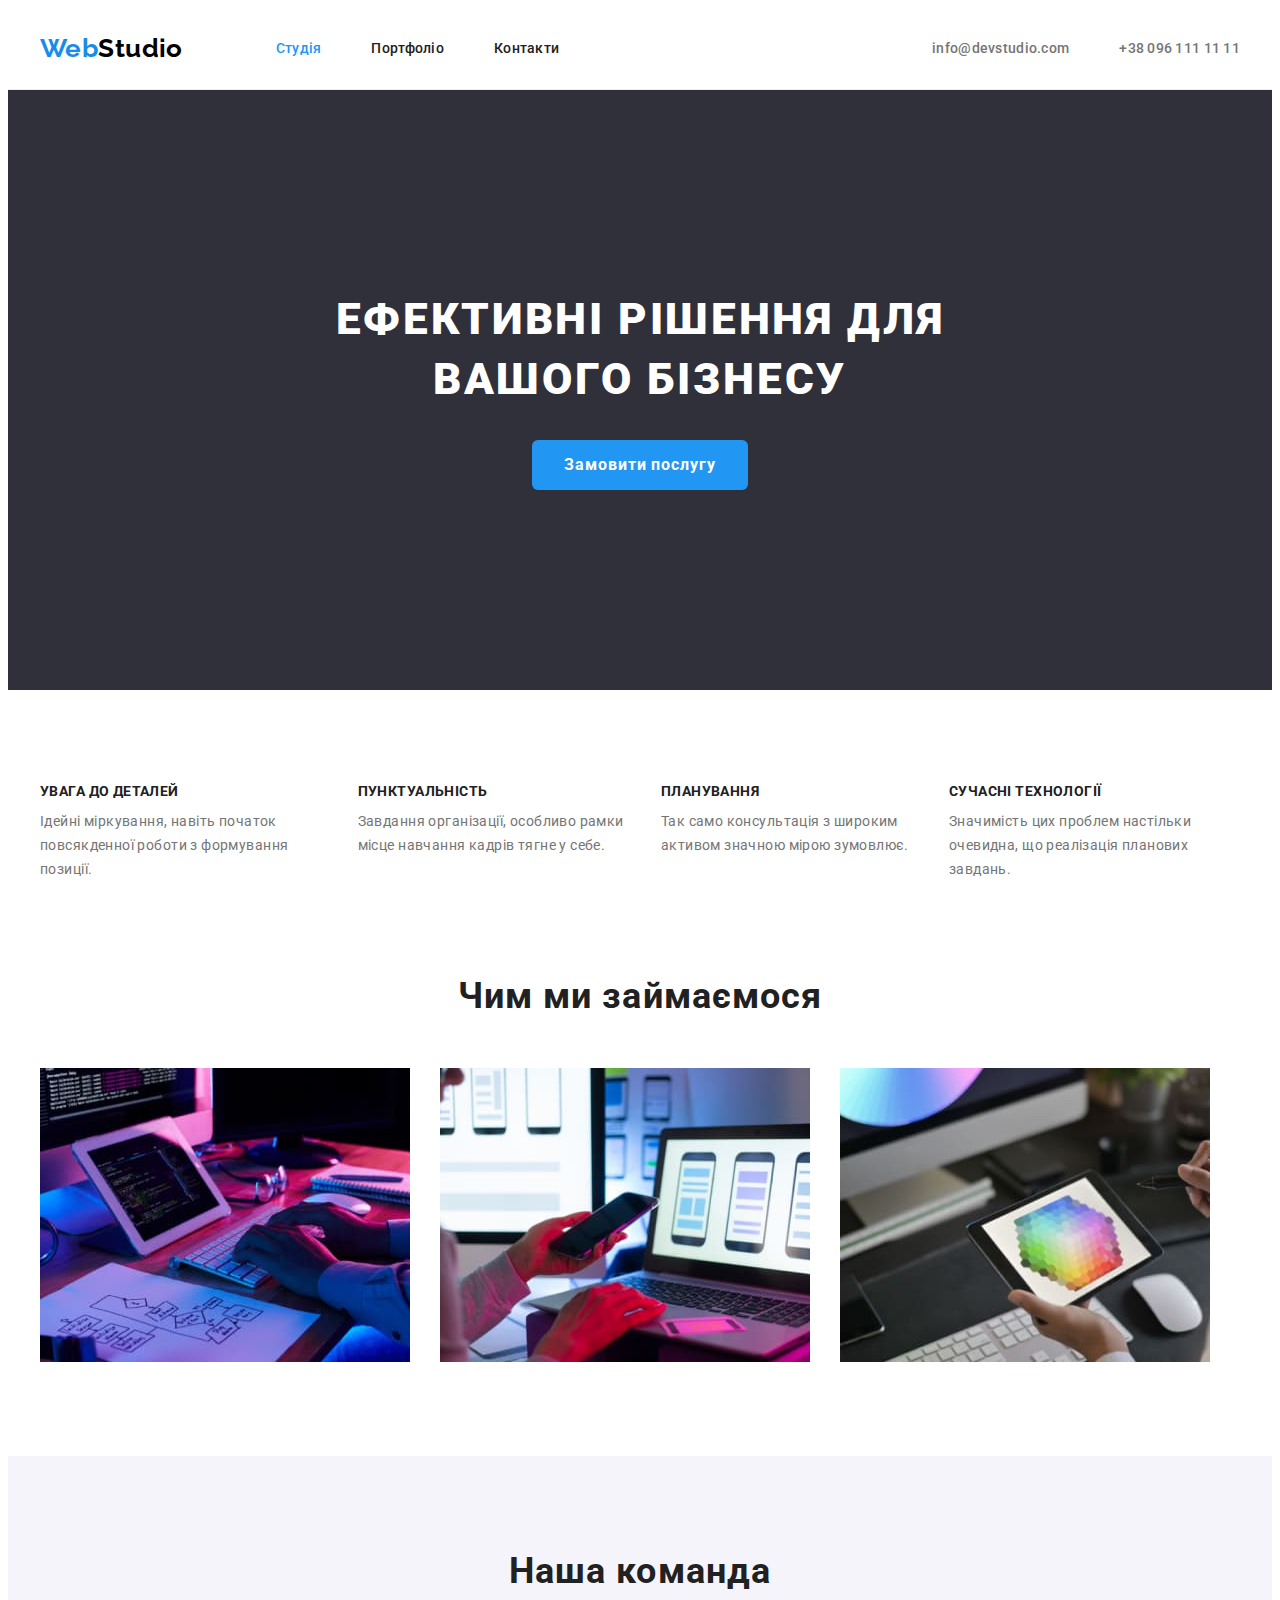
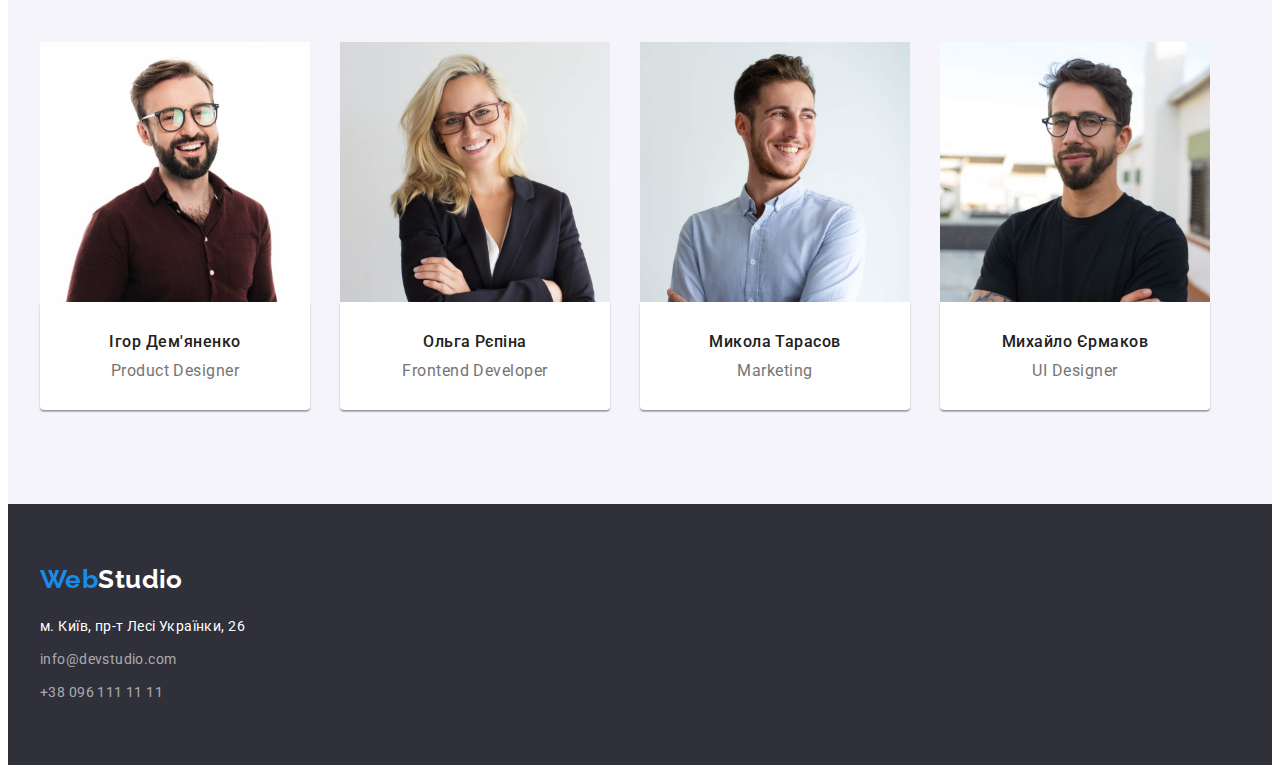
<file: index.html>
<!DOCTYPE html>
<html lang="uk">

<head>
    <meta charset="UTF-8">
    <meta http-equiv="X-UA-Compatible" content="IE=edge">
    <meta name="viewport" content="width=device-width, initial-scale=1.0">
    <title>WebStudio</title>
        <link rel="preconnect" href="https://fonts.googleapis.com">
        <link rel="preconnect" href="https://fonts.gstatic.com" crossorigin>
        <link href="https://fonts.googleapis.com/css2?family=Raleway:wght@700&family=Roboto:wght@400;500;700;900&display=swap"
            rel="stylesheet">
            <link rel="stylesheet" href="https://cdnjs.cloudflare.com/ajax/libs/modern-normalize/1.1.0/modern-normalize.min.css"
                integrity="sha512-wpPYUAdjBVSE4KJnH1VR1HeZfpl1ub8YT/NKx4PuQ5NmX2tKuGu6U/JRp5y+Y8XG2tV+wKQpNHVUX03MfMFn9Q=="
                crossorigin="anonymous" referrerpolicy="no-referrer" />
    <link rel="stylesheet" href="css/styles.css">
</head>

<body>
            <header class="header">
                <div class="container header-container">
                    <nav class="header-nav">
                <a class="logo-web link" href="./index.html">Web<span class="logo-studio">Studio</span></a>
                    <ul class="header-list list">
                        <li class="header-list-item"><a href="./index.html" class="header-link nav-active link">Студія</a></li>
                        <li class="header-list-item"><a href="./portfolio.html" class="header-link link">Портфоліо</a></li>
                        <li class="header-list-item"><a href="#" class="header-link link">Контакти</a></li>
                    </ul>
                </nav>
                    <ul class="header-contacts-list list">
                    <li class="contacts-list-item"><a href="mailto:info@devstudio.com" class="contacts-link link">info@devstudio.com</a>
                    </li>
                    <li class="contacts-list-item"><a href="tel:+380961111111" class="contacts-link link">+38 096 111 11 11</a></li>
                </ul>        
    </div>           
    </header>
    <main>
        <section class="hero">
            <div class="container hero-container">
            <h1 class="hero-title">Ефективні рішення для вашого бізнесу</h1>
            <button class="hero-btn" type="button">Замовити послугу </button>
            </section>
            </div>
            <section class="hero-adv section">
                <div class="container ">
                    <h2 class="visually-hidden">Наші особливості</h2>
                <ul class="hero-sec">
                    <li class="hero-list list">
                        <h3 class="hero-item ">УВАГА ДО ДЕТАЛЕЙ</h3>
                        <p class="hero-page">Ідейні міркування, навіть початок повсякденної роботи з формування позиції.</p>
                    </li>
                    <li class="hero-list list">
                        <h3 class="hero-item">ПУНКТУАЛЬНІСТЬ</h3>
                        <p class="hero-page">Завдання організації, особливо рамки місце навчання кадрів тягне у себе.</p>
                    </li>
                    <li class="hero-list list">
                        <h3 class="hero-item">ПЛАНУВАННЯ</h3>
                        <p class="hero-page">Так само консультація з широким активом значною мірою зумовлює.</p>
                    </li>
                    <li class="hero-list list">
                        <h3 class="hero-item">СУЧАСНІ ТЕХНОЛОГІЇ</h3>
                        <p class="hero-page">Значимість цих проблем настільки очевидна, що реалізація планових завдань.</p>
                    </li>
                </ul>
            </div>
        </section>
        <section class="project section">
            <div class="container"><h2 class="projects">Чим ми займаємося</h2>
            <ul class="project-sec">
                <li class="project-icon list"><img src="./image/imgbilyyplan.jpg" alt="білий планшет,руки та клавіатура"
                        width="370"></li>
                <li class="project-icon list"><img src="./image/imgtel.jpg"
                        alt="телефон в руках та ноутбук з зображенням трьох смартфонів" width="370"></li>
                <li class="project-icon list"><img src="./image/imgplanshet.jpg" alt="планшет з яскравим екраном" width="370"></li>
            </ul></div>
        </section>
        <section class="team section">
            <div class="container">
                <h2 class="team-title">Наша команда</h2>
            <ul class="team-sec">
                <li class="team-list list">
                    <img src="./image/imgigor.jpg" alt="хлопець в окулярах, коричнева сорочка" width="270">
                    <div class="card-disc">
                    <h3 class="team-item">Ігор Дем'яненко</h3>
                     <p class="team-page">Product Designer</p>
                    </div>
                </li>
                <li class="team-list list">
                    <img src="./image/imgolga.jpg" alt="блондинка в окулярах" width="270">
                    <div class="card-disc">
                    <h3 class="team-item">Ольга Рєпіна</h3>
                    <p class="team-page">Frontend Developer</p>
                    </div>
                </li>
                <li class="team-list list">
                    <img src="./image/imgmykola.jpg" alt="хлопець з голубій сорочці" width="270">
                    <div class="card-disc">
                    <h3 class="team-item">Микола Тарасов</h3>
                    <p class="team-page">Marketing</p>
                    </div>
                </li>
                <li class="team-list list">
                    <img src="./image/imgmyx.jpg" alt="хлопець в окулярах,чорна футболка" width="270">
                    <div class="card-disc">
                    <h3 class="team-item">Михайло Єрмаков</h3>
                    <p class="team-page">UI Designer</p>
                    </div>
                </li>
            </ul></div>
        </section>
    </main>
                <footer class="footer">
                    <div class="container"><a class="logo-web link footer-logo" href="./index.html">Web<span class="logo-studio-white">Studio</span></a>
                    <address class="footer-address-list">
                        <ul class="footer-list list">
                            <li class="footer-list-item list"><a href="https://goo.gl/maps/NXX6LeHb5ru4royF7" target="_blank"
                                    rel="noopener noreferrer nofollow" class="footer-link link-address link">м. Київ, пр-т Лесі
                                    Українки, 26</a></li>
                            <li class="footer-list-item list"><a href="mailto:info@devstudio.com"
                                    class="footer-link link">info@devstudio.com</a></li>
                            <li class="footer-list-item list"><a href="tel:+380961111111" class="footer-link link">+38 096 111 11 11</a></li>
                        </ul>
                    </address>
                </div>
                </footer>
                </body>
                
                </html>
</file>
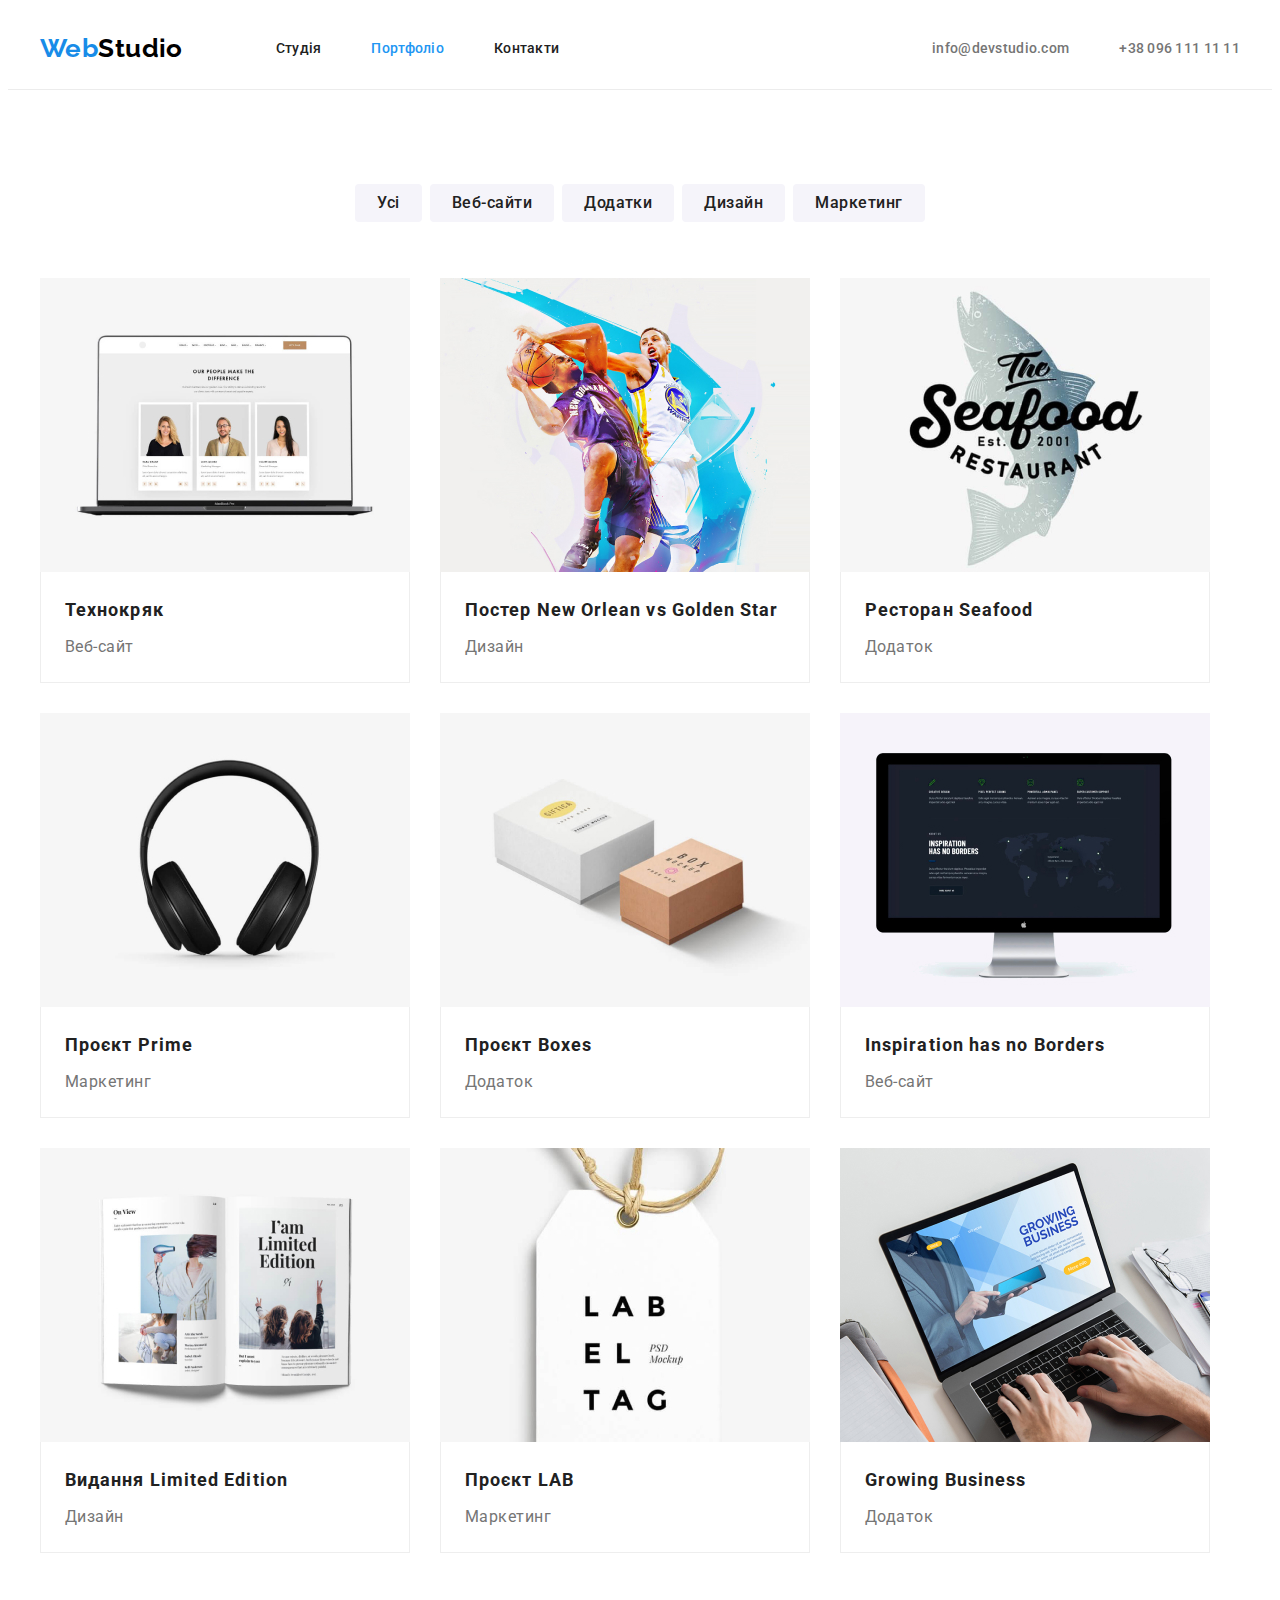
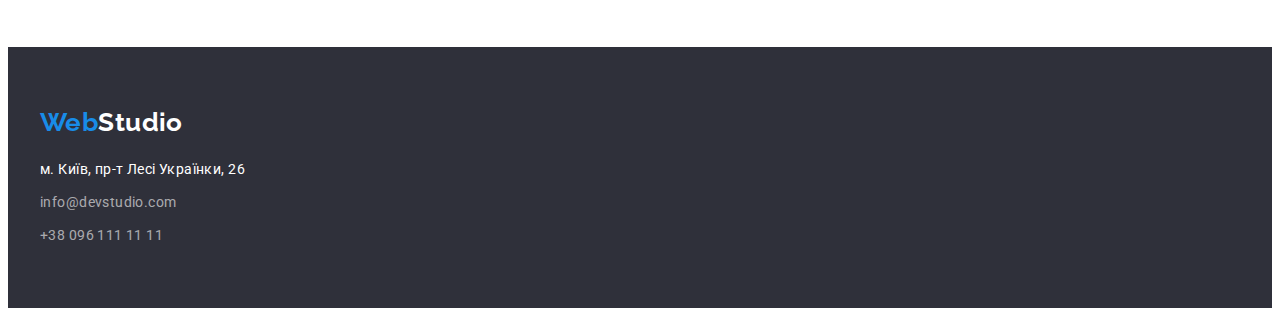
<file: portfolio.html>
<!DOCTYPE html>
<html lang="en">
<head>
    <meta charset="UTF-8">
    <meta http-equiv="X-UA-Compatible" content="IE=edge">
    <meta name="viewport" content="width=device-width, initial-scale=1.0">
    <title>Document</title>
<link rel="preconnect" href="https://fonts.googleapis.com">
<link rel="preconnect" href="https://fonts.gstatic.com" crossorigin>
<link href="https://fonts.googleapis.com/css2?family=Raleway:wght@700&family=Roboto:wght@400;500;700;900&display=swap"
    rel="stylesheet">
    <link rel="stylesheet" href="https://cdnjs.cloudflare.com/ajax/libs/modern-normalize/1.1.0/modern-normalize.min.css"
        integrity="sha512-wpPYUAdjBVSE4KJnH1VR1HeZfpl1ub8YT/NKx4PuQ5NmX2tKuGu6U/JRp5y+Y8XG2tV+wKQpNHVUX03MfMFn9Q=="
        crossorigin="anonymous" referrerpolicy="no-referrer" />
   <link rel="stylesheet" href="css/styles.css">
</head>
<body>
<header class="header">
    <div class="container header-container">
        <nav class="header-nav">
            <a class="logo-web link" href="./index.html">Web<span class="logo-studio">Studio</span></a>
            <ul class="header-list list">
                <li class="header-list-item"><a href="./index.html" class="header-link link">Студія</a></li>
                <li class="header-list-item"><a href="./portfolio.html" class="header-link  nav-active link">Портфоліо</a></li>
                <li class="header-list-item"><a href="#" class="header-link link">Контакти</a></li>
            </ul>
        </nav>
         <ul class="header-contacts-list list">
                <li class="contacts-list-item"><a href="mailto:info@devstudio.com"
                        class="contacts-link link">info@devstudio.com</a>
                </li>
                <li class="contacts-list-item"><a href="tel:+380961111111" class="contacts-link link">+38 096 111 11
                        11</a></li>
            </ul>
    </div>
</header>
    <main>
<section class="section">
    <div class="container">
        <h1 class="visually-hidden">Приклади робіт</h1>
    <ul class="catalog-list list">
        <li class="catalog-list-item"><button type="button" class="catalog-list-btn">Усі</button></li>
        <li class="catalog-list-item"><button type="button" class="catalog-list-btn">Веб-сайти</button></li>
        <li class="catalog-list-item"><button type="button" class="catalog-list-btn">Додатки</button></li>
        <li class="catalog-list-item"><button type="button" class="catalog-list-btn">Дизайн</button></li>
        <li class="catalog-list-item"><button type="button" class="catalog-list-btn">Маркетинг</button></li>
    </ul>
    <ul class="project-list list link">
            <li class="project-list-item"><a class="link" href=""><img src="./image/team.jpg"
                        alt="троє людей на моніторі дівчина-хлопець-дівчина" width="370">
                    <div class="project-type">
                        <h2 class="project-title">Технокряк</h3>
                            <p class="project-after">Веб-сайт</p>
                </a>
                </div>
            </li>
            <li class="project-list-item"><a class="link" href=""><img src="./image/basketbolls.jpg" alt="двоє хлопців з м'ячем"
                        width="370">
                    <div class="project-type">
                        <h2 class="project-title">Постер New Orlean vs Golden Star</h3>
                            <p class="project-after">Дизайн</p>
                </a>
                </div>
            </li>
            <li class="project-list-item"><a class="link" href=""><img src="./image/restoran.jpg" alt="логотип ресторану на фоні акула" width="370">
               <div class="project-type">
                    <h2 class="project-title">Ресторан Seafood</h3>
                    <p class="project-after">Додаток</p></a>
               </div>
            </li>
            <li class="project-list-item"><a class="link" href=""><img src="./image/nayshniki.jpg" alt="чорні навушники" width="370">
                <div class="project-type">
                    <h2 class="project-title">Проєкт Prime</h3>
                    <p class="project-after">Маркетинг</p></a>
                </div>
            </li>
            <li class="project-list-item"><a class="link" href=""><img src="./image/boxes.jpg" alt="дві коробки різного розміру та кольору" width="370">
                <div class="project-type">
                    <h2 class="project-title">Проєкт Boxes</h3>
                    <p class="project-after">Додаток</p></a>
                </div>
            </li>
            <li class="project-list-item"><a class="link" href=""><img src="./image/inspiration.jpg" alt="монітор з чорним екраном" width="370">
                <div class="project-type">
                    <h2 class="project-title">Inspiration has no Borders</h3>
                    <p class="project-after">Веб-сайт</p></a>
                </div>
            </li>
            <li class="project-list-item"><a class="link" href=""><img src="./image/limitedEdition.jpg" alt="розворот журналу,на зображені дівчина з феном" width="370">
               <div class="project-type">
                    <h2 class="project-title" >Видання Limited Edition</h3>
                    <p class="project-after">Дизайн</p></a>
               </div>
            </li>
            <li class="project-list-item"><a class="link" href=""><img src="./image/lab.jpg" alt="бірка з написом Лаб" width="370">
               <div class="project-type">
                    <h2 class="project-title" >Проєкт LAB</h3>
                    <p class="project-after">Маркетинг</p></a>
               </div>
            </li>
            <li class="project-list-item"><a class="link"href=""><img src="./image/growingbusiness.jpg" alt="ноутбук з зображенням людини  з телефоном" width="370">
                <div class="project-type">
                    <h2 class="project-title">Growing Business</h3>
                    <p class="project-after">Додаток</p></a>
                </div>
            </li>
        </ul>
     </div>
</section>
    </main>
    <footer class="footer">
        <div class="container"><a class="logo-web link footer-logo" href="./index.html">Web<span
                    class="logo-studio-white">Studio</span></a>
            <address class="footer-address-list">
                <ul class="footer-list list">
                    <li class="footer-list-item list"><a href="https://goo.gl/maps/NXX6LeHb5ru4royF7" target="_blank"
                            rel="noopener noreferrer nofollow" class="footer-link link-address link">м. Київ, пр-т Лесі
                            Українки, 26</a></li>
                    <li class="footer-list-item list"><a href="mailto:info@devstudio.com"
                            class="footer-link link">info@devstudio.com</a></li>
                    <li class="footer-list-item list"><a href="tel:+380961111111" class="footer-link link">+38 096 111 11
                            11</a></li>
                </ul>
            </address>
        </div>
    </footer>
</body>
</html>
</file>
<file: css/styles.css>
:root {
    --primary-text-color: #212121;
    --secondary-text-color: #757575;
    --white-color: #FFFFFF;
    --black-color: #000000;
    --background-our-team: #F5F4FA;
    --background-hero-footer: #2F303A;
    --accent-color: #2196F3;
    --hero-button-hover: #188CE8;
}
.list {
    list-style: none;
padding-left: 0;
margin: 0;
}

.link {
    text-decoration: none;
    color: inherit;
}
p,
h1,
h2,
h3,
h4,
h5,
h6 {
    margin: 0;
}

ul,
ol {
    margin: 0;
    padding-left: 0;
}

button {
    display: block;
    cursor: pointer;
    bottom: none;
    border-radius: 4px;
}

address {
    font-style: normal;
    margin-top: 20px;
}
img {
    display: block;
    min-width: 100%;
    height: auto;
}

.container {
    width: 1200px;
    padding: 0 15px;
    margin: 0 auto;
}
.section {
    padding-top: 94px;
    padding-bottom: 94px;
}

.visually-hidden {
    position: absolute;
    white-space: nowrap;
    width: 1px;
    height: 1px;
    overflow: hidden;
    border: 0;
    padding: 0;
    clip: rect(0 0 0 0);
    clip-path: inset(50%);
    margin: -1px;
}

body {
    font-family: 'Roboto';
    color: var(--primary-text-color);
    background-color: var(--white-color);
    font-size: 14px;
    letter-spacing: 0.03em;
}

.logo-web {
    font-family: 'Raleway', 'sans-serif';
    font-weight: 700;
    font-size: 26px;
    line-height: 1.2;
    color: var(--hero-button-hover);
    display: inline-block;
    text-decoration: none;
    margin-right: 93px;
}
header {
    border-bottom: solid 1px #ececec;
}




.header-list{
    display: flex;
    gap: 50px;
}
.header-contacts-list {
    display: flex;
    margin-left: auto;
 }

.header-container {
    display: flex;
    align-items: center;
}

.header-nav{display: flex;
    align-items: center;
    justify-content: space-between;
}

.hero {
    background-color: #2f303a;
    padding-top: 200px;
    padding-bottom: 200px;
}

.logo-studio {
    color: #000000;
}

.header-link {
    font-weight: 500;
    line-height: 1.14;
    letter-spacing: 0.02em;
    color: #212121;
}
.header-list-item {
    padding-top: 32px;
    padding-bottom: 32px;
    
}
/* .contacts-list-item {
    padding-top: 32px;
    padding-bottom: 32px;} */

.contacts-list-item:not(:last-child) {
    margin-right: 50px;
}

.hero-title{
    margin-bottom: 30px;
}
.hero-sec{
    display: flex;
    gap: 30px;
}
.nav-active {
    color: #2196F3;
}
.header-link:hover,
.header-link:focus {
    color: #2196F3;
}

.contacts-link {
    font-weight: 500;
    line-height: 1.14;
    letter-spacing: 0.02em;
    color: #757575;
}


.contacts-link:hover,
.contacts-link:focus {
    color: #2196F3;
}

.hero-title {
    font-weight: 900;
    font-size: 44px;
    line-height: 1.36;
    text-align: center;
    letter-spacing: 0.06em;
    text-transform: uppercase;
    color: #FFFFFF;
    max-width: 696px;
    margin-left: auto;
    margin-right: auto;
}

.hero-btn {
        font-family: 'Roboto';
        font-style: normal;
        font-weight: 700;
        font-size: 16px;
        line-height: 1.88;
        display: flex;
        align-items: center;
        text-align: center;
        letter-spacing: 0.06em;
        color: #FFFFFF;
        background: #2196F3;
        border: none;
        cursor: pointer;
        border-radius: 6px;
        display: block;
        text-align: center;
        padding: 10px 32px;
        margin-left: auto;
        margin-right: auto;
}

.hero-item {
        font-weight: 700;
        font-size: 14px;
        line-height: 1.14;
        letter-spacing: 0.03em;
        text-transform: uppercase;
        color: #212121;
        margin-bottom: 10px;
}

.hero-page {
    font-size: 14px;
    line-height: 1.71;
    color: #757575;
}
/*----------project-------  */

.project {
    padding-top: 0;
}
    
.project-sec {
    display: flex;
    gap: 30px;
}

.projects {
    font-weight: 700;
    font-size: 36px;
    line-height: 1.17;
    letter-spacing: 0.03em;
    color: #212121;
    text-align: center;
    margin-top: 0px;
    margin-bottom: 50px;

    }

.project-icon {}

/*------------team----------- */
.team {
    background: #F5F4FA
}

.team-title {
    font-weight: 700;
        font-size: 36px;
        line-height: 1.17;
        text-align: center;
        letter-spacing: 0.03em;
        color: #212121;
        text-align: center;
        margin-top: 0px;
        margin-bottom: 50px;
}
.team-sec{
    display: flex;
    gap: 30px;}
.team-list {
    background: #FFFFFF;
}

.team-item {
    font-weight: 500;
        font-size: 16px;
        line-height: 1.19;
        text-align: center;
        letter-spacing: 0.03em;
        color: #212121;
        margin-bottom: 10px;
}
.card-disc{
    padding-top: 30px;
    padding-bottom: 30px;
    box-shadow: 0px 1px 3px rgba(0, 0, 0, 0.12), 0px 1px 1px rgba(0, 0, 0, 0.14), 0px 2px 1px rgba(0, 0, 0, 0.2);
        border-radius: 0px 0px 4px 4px;
}

.team-page {font-weight: 400;
    font-size: 16px;
    line-height: 1.19;
    text-align: center;
    letter-spacing: 0.03em;
    color: #757575;}
    /* ------------footer--------- */

 .footer {
    background-color: #2F303A;
    padding: 60px 0;
}
      
 .footer-address {}
      
.footer-list {}
      
.footer-list-item:not(:last-child) {
    margin-bottom: 9px;
}
.footer-list-item:last-child {
    margin-bottom: 0px;
}
 .logo-web{
    
 }
.footer-link {
     font-weight: 400;
     line-height: 1.71;
     color: rgba(255, 255, 255, 0.6);
     font-style: normal;
 }
 .footer-link:hover,
 .footer-link:focus {
      color: #2196F3;
}
    
.link-address {
        color: #FFFFFF;
        font-style: normal;
}
    
.logo-studio-white {
          color: #FFFFFF;
        }
.catalog-list-item {
    align-items: center;
}

.catalog-list{
    display: flex;
    gap: 8px;
    align-items: center;
    margin-bottom: 56px;
        justify-content: center;
        margin-left: auto;
        margin-right: auto;

}
.catalog-list-btn{
    font-family:inherit;
    font-weight: 500;
    font-size: 16px;
    line-height: 1.62;
    letter-spacing: 0.03em;
    text-align: center;
    background-color: #F5F4FA;
    color: #212121;
    border-radius: 4px;
    border: none;
    cursor: pointer;
    padding: 6px 22px;
}
.catalog-list-btn:hover,
.catalog-list-btn:focus{
    color: #FFFFFF;
    background: #2196F3;
    box-shadow: 0px 3px 1px rgba(0, 0, 0, 0.1),
        0px 1px 2px rgba(0, 0, 0, 0.08),
        0px 2px 2px rgba(0, 0, 0, 0.12);
    }
.project-list{
    display: flex;
    flex-wrap: wrap;
    gap: 30px;
}
.project-list-item {
    
}


    .project-title{
        font-weight: 700;
            font-size: 18px;
            line-height: 2.00;
            letter-spacing: 0.06em;
            color: #212121;
            margin-bottom: 4px;
    }
    .project-after{
            font-size: 16px;
            line-height: 1.88;
            letter-spacing: 0.03em;
            color: #757575;
    }
   .project-type{
    padding-top: 20px;
        padding-bottom: 20px;
        padding-left: 24px;
        padding-right: 24px;
        border: 1px solid #EEEEEE;
        border-top: 0;
   }
   .footer-logo {
    font-family: 'Raleway', 'sans-serif';
    font-weight: 700;
    font-size: 26px;
    line-height: 1.2;
    color: var(--hero-button-hover);
    display: inline-block;
    text-decoration: none;}
</file>
